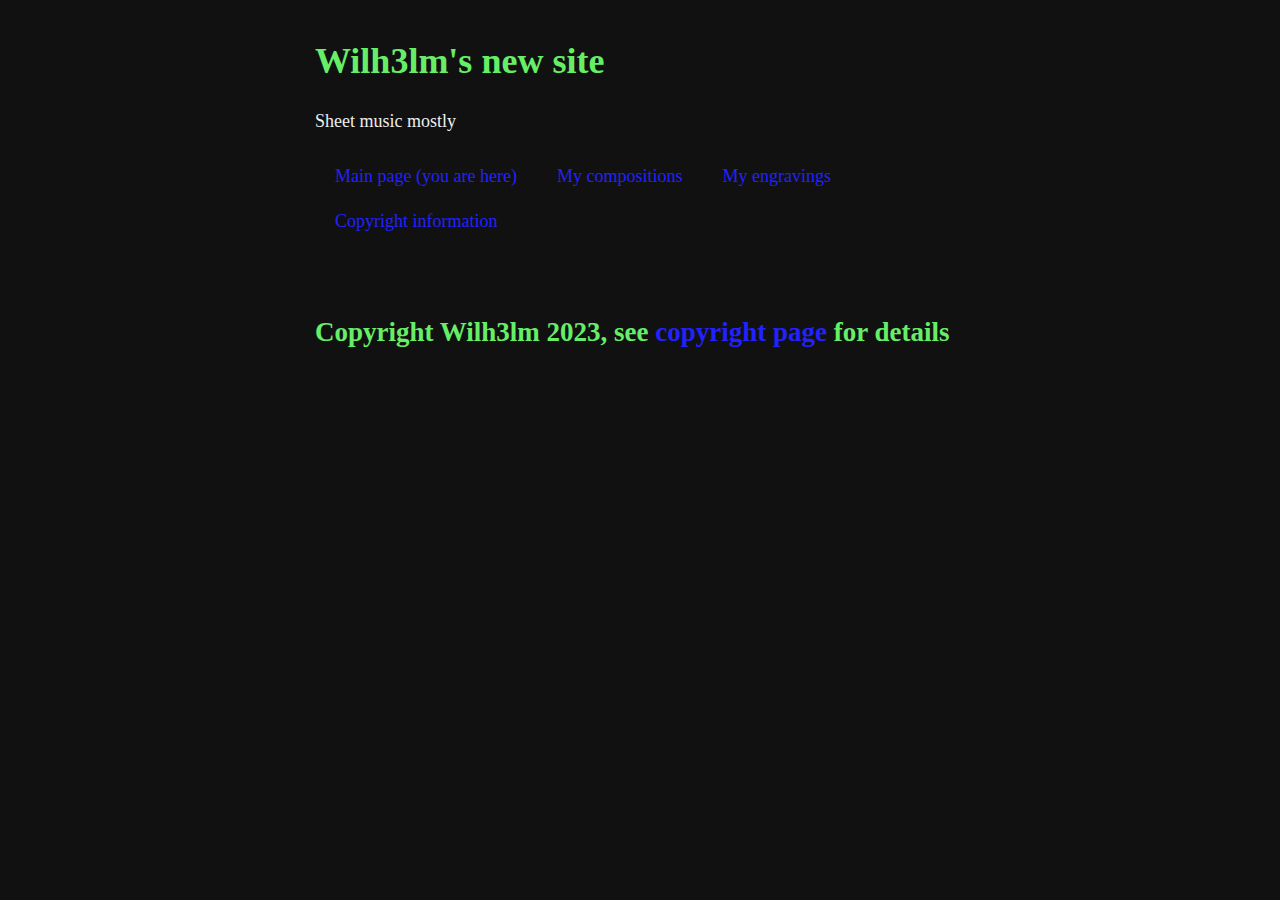
<file: index.html>
<!DOCTYPE html>
<html lang="en">
  <head>
    <title>Wilhelm's compositions</title>
    <meta charset="UTF-8">
    <meta name="viewport" content="width=device-width, initial-scale=1">
    <link rel="stylesheet" type="text/css" href="./main.css">
  </head>
  <body>
    <div class="header">
      <h1>Wilh3lm's new site</h1>
      <p>Sheet music mostly</p>
    </div>
    <div class="navbar">
      <a href="./index.html">Main page (you are here)</a>
      <a href="./compositions.html">My compositions</a>
      <a href="./engravings.html">My engravings</a>
      <a href="./copyright.html">Copyright information</a>
      <!-- <a href="#" class="right">Link</a> -->
    </div>
    <span class="break"></span>
    <!-- OTHER STUFF GOES HERE -->
    <div class="footer">
      <h2>Copyright Wilh3lm 2023, see <a href="./copyright.html">copyright page</a> for details</h2>
    </div>
  </body>
</html>
</file>
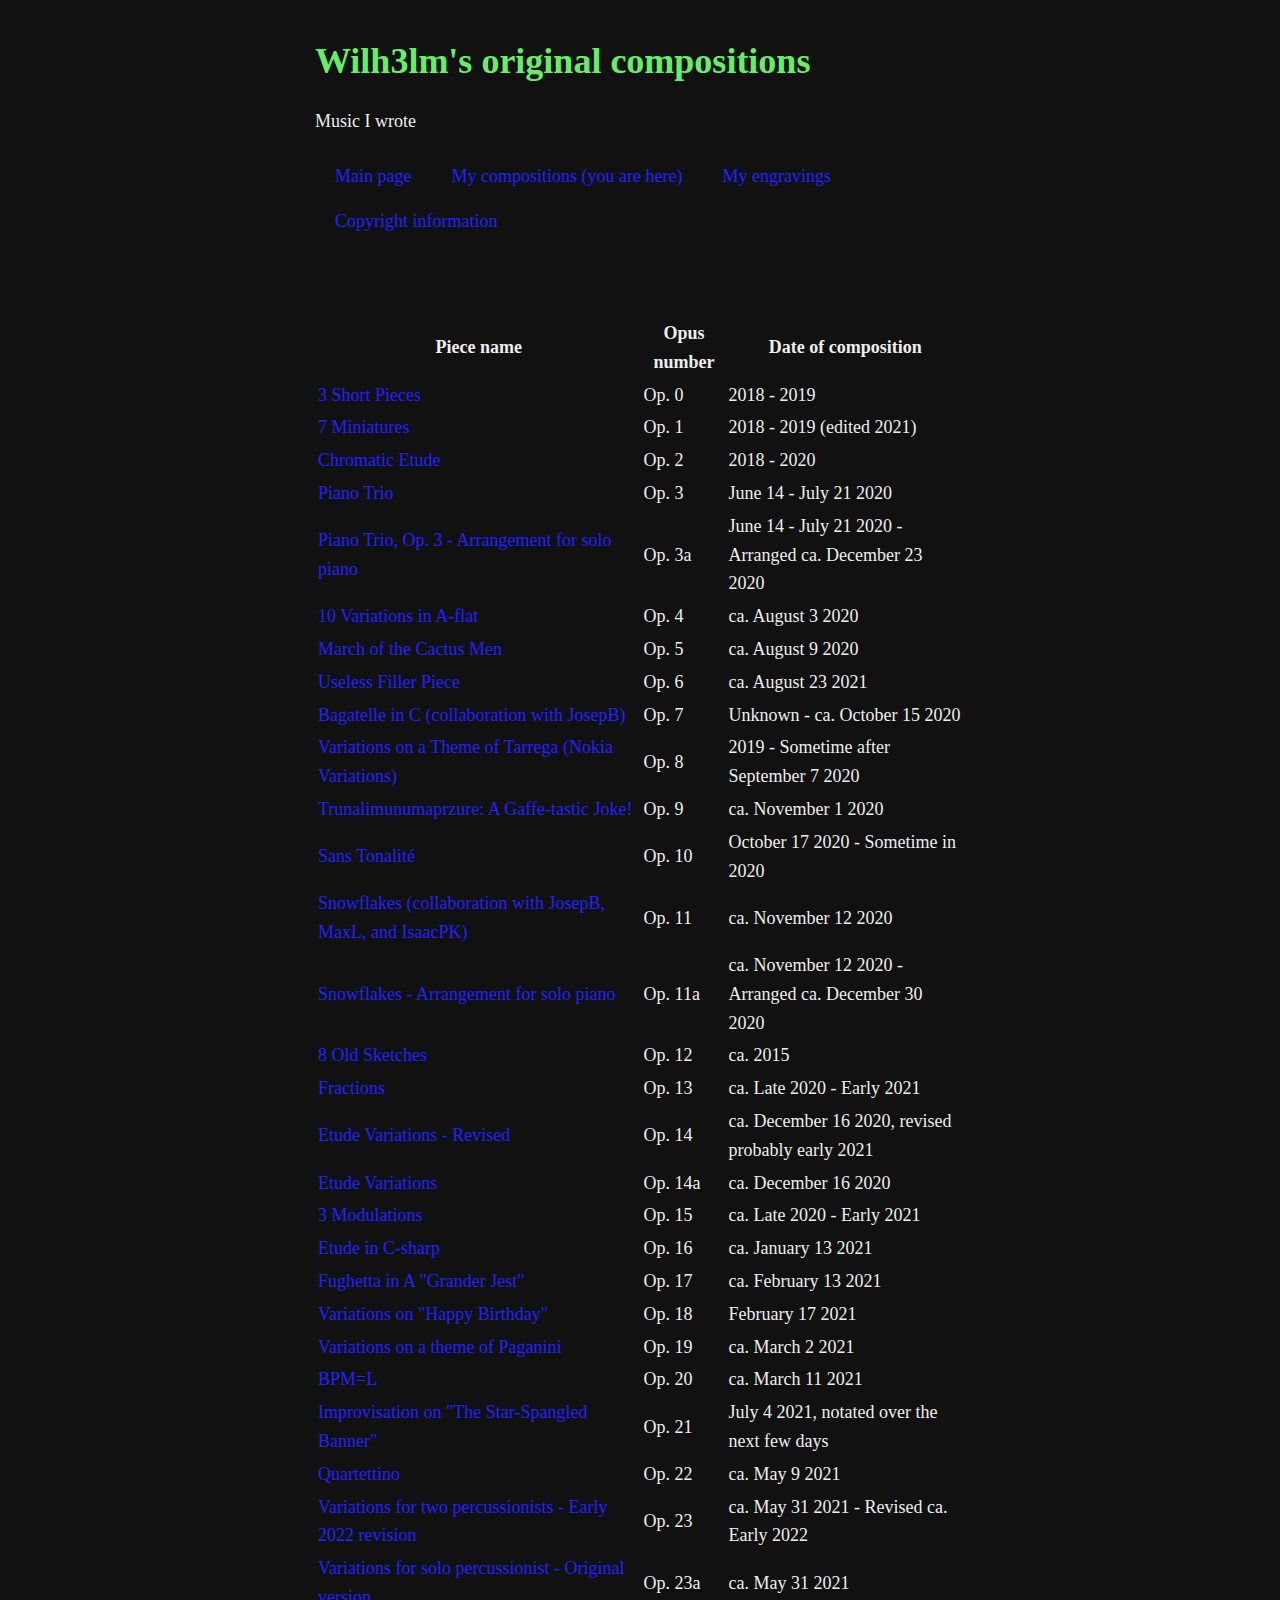
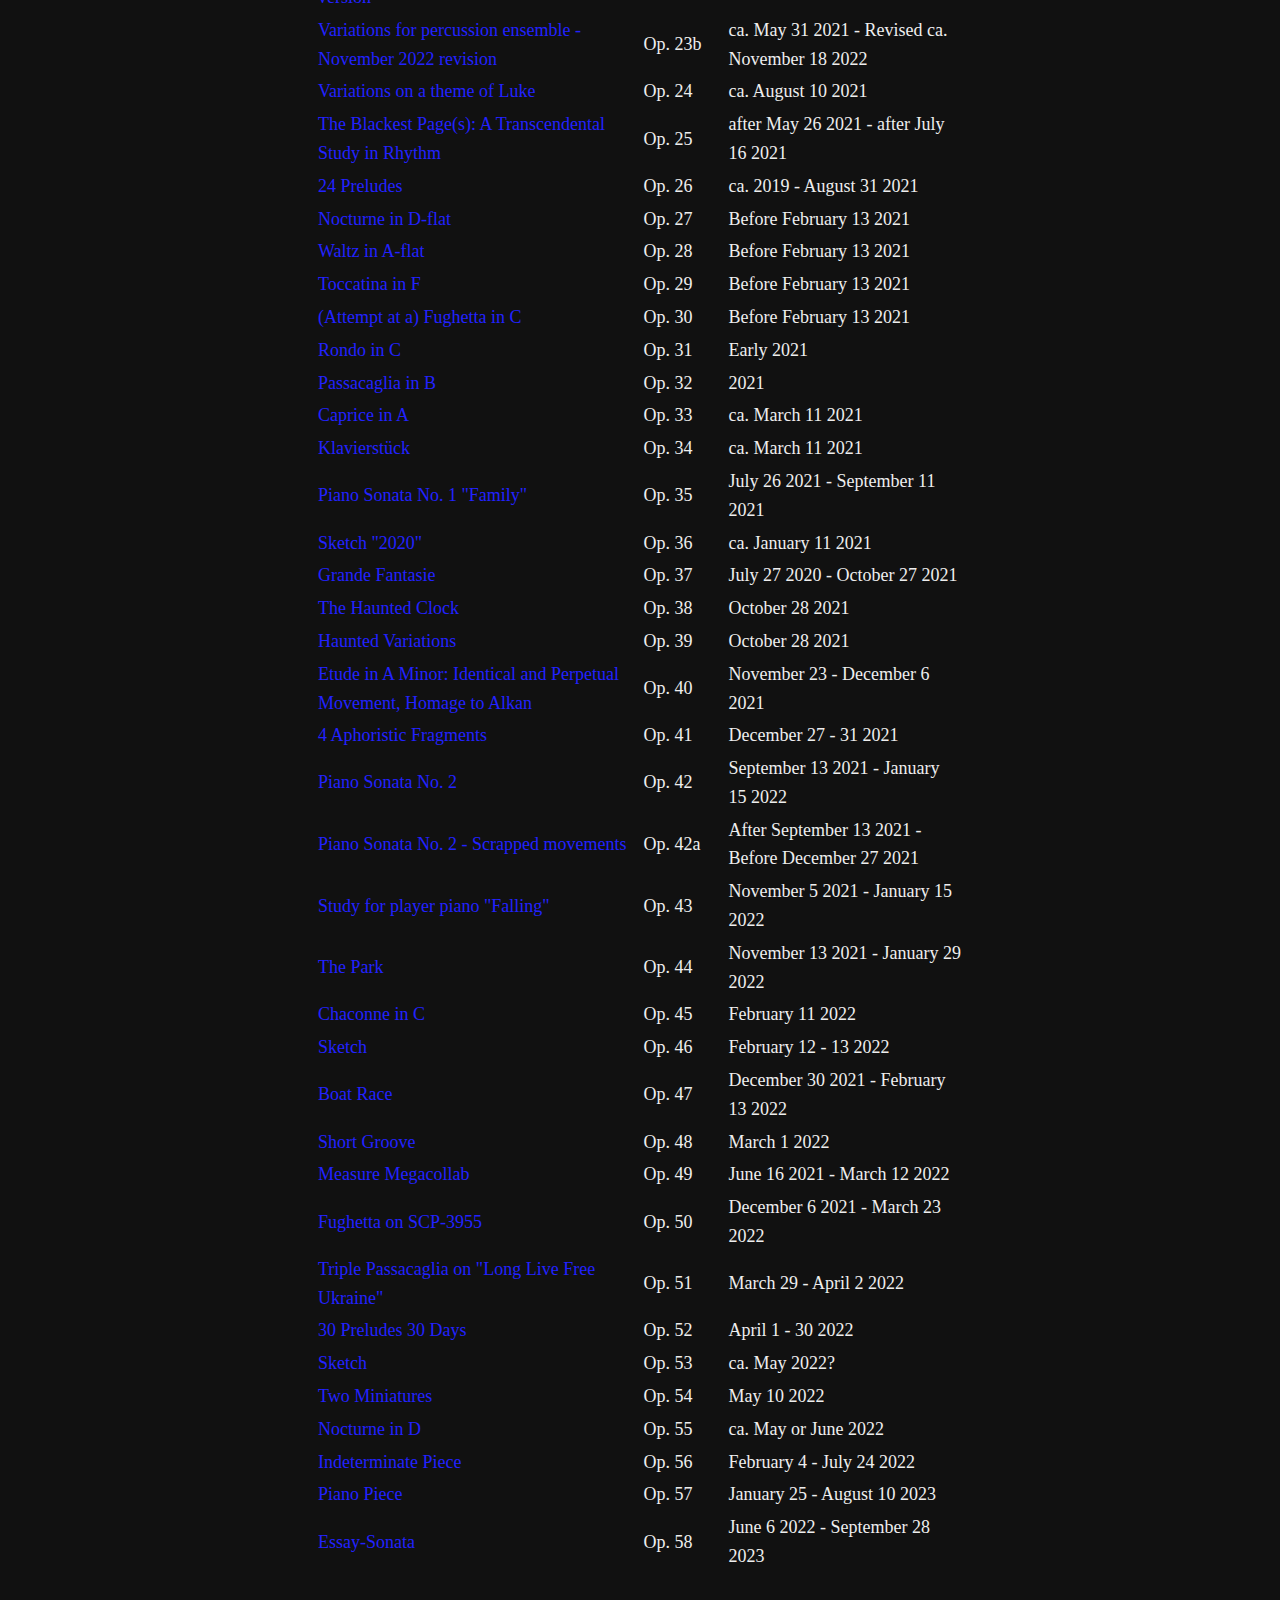
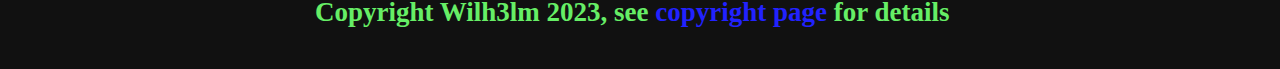
<file: compositions.html>
﻿<!DOCTYPE html>
<html lang="en">
  <head>
    <title>Wilhelm von Hindenburger's new site</title>
    <meta charset="UTF-8">
    <meta name="viewport" content="width=device-width, initial-scale=1">
    <link rel="stylesheet" type="text/css" href="./main.css">
  </head>
  <body>
    <div class="header">
      <h1>Wilh3lm's original compositions</h1>
      <p>Music I wrote</p>
    </div>
    <div class="navbar">
      <a href="./index.html">Main page</a>
      <a href="./compositions.html">My compositions (you are here)</a>
      <a href="./engravings.html">My engravings</a>
      <a href="./copyright.html">Copyright information</a>
      <!-- <a href="#" class="right">Link</a> -->
    </div>
    <span class="break"></span>
    <table>
      <tr>
        <th>Piece name</th> <!-- Include link to page on the individual piece -->
        <th>Opus number</th>
        <th>Date of composition</th>
      </tr>
      <tr>
        <td><a href="./composition/0.html">3 Short Pieces</a></td>
        <td>Op. 0</td>
        <td>2018 - 2019</td>
      </tr>
      <tr>
        <td><a href="./composition/1.html">7 Miniatures</a></td>
        <td>Op. 1</td>
        <td>2018 - 2019 (edited 2021)</td>
      </tr>
      <tr>
        <td><a href="#">Chromatic Etude</a></td>
        <td>Op. 2</td>
        <td>2018 - 2020</td>
      </tr>
      <tr>
        <td><a href="#">Piano Trio</a></td>
        <td>Op. 3</td>
        <td>June 14 - July 21 2020</td>
      </tr>
      <tr>
        <td><a href="#">Piano Trio, Op. 3 - Arrangement for solo piano</a></td>
        <td>Op. 3a</td>
        <td>June 14 - July 21 2020 - Arranged ca. December 23 2020</td>
      </tr>
      <tr>
        <td><a href="#">10 Variations in A-flat</a></td>
        <td>Op. 4</td>
        <td>ca. August 3 2020</td>
      </tr>
      <tr>
        <td><a href="#">March of the Cactus Men</a></td>
        <td>Op. 5</td>
        <td>ca. August 9 2020</td>
      </tr>
      <tr>
        <td><a href="#">Useless Filler Piece</a></td>
        <td>Op. 6</td>
        <td>ca. August 23 2021</td>
      </tr>
      <tr>
        <td><a href="#">Bagatelle in C (collaboration with JosepB)</a></td>
        <td>Op. 7</td>
        <td>Unknown - ca. October 15 2020</td>
      </tr>
      <tr>
        <td><a href="#">Variations on a Theme of Tarrega (Nokia Variations)</a></td>
        <td>Op. 8</td>
        <td>2019 - Sometime after September 7 2020</td>
      </tr>
      <tr>
        <td><a href="#">Trunalimunumaprzure: A Gaffe-tastic Joke!</a></td>
        <td>Op. 9</td>
        <td>ca. November 1 2020</td>
      </tr>
      <tr>
        <td><a href="#">Sans Tonalité</a></td>
        <td>Op. 10</td>
        <td>October 17 2020 - Sometime in 2020</td>
      </tr>
      <tr>
        <td><a href="#">Snowflakes (collaboration with JosepB, MaxL, and IsaacPK)</a></td>
        <td>Op. 11</td>
        <td>ca. November 12 2020</td>
      </tr>
      <tr>
        <td><a href="#">Snowflakes - Arrangement for solo piano</a></td>
        <td>Op. 11a</td>
        <td>ca. November 12 2020 - Arranged ca. December 30 2020</td>
      </tr>
      <tr>
        <td><a href="#">8 Old Sketches</a></td>
        <td>Op. 12</td>
        <td>ca. 2015</td>
      </tr>
      <tr>
        <td><a href="#">Fractions</a></td>
        <td>Op. 13</td>
        <td>ca. Late 2020 - Early 2021</td>
      </tr>
      <tr>
        <td><a href="#">Etude Variations - Revised</a></td>
        <td>Op. 14</td>
        <td>ca. December 16 2020, revised probably early 2021</td>
      </tr>
      <tr>
        <td><a href="#">Etude Variations</a></td>
        <td>Op. 14a</td>
        <td>ca. December 16 2020</td>
      </tr>
      <tr>
        <td><a href="#">3 Modulations</a></td>
        <td>Op. 15</td>
        <td>ca. Late 2020 - Early 2021</td>
      </tr>
      <tr>
        <td><a href="#">Etude in C-sharp</a></td>
        <td>Op. 16</td>
        <td>ca. January 13 2021</td>
      </tr>
      <tr>
        <td><a href="#">Fughetta in A "Grander Jest"</a></td>
        <td>Op. 17</td>
        <td>ca. February 13 2021</td>
      </tr>
      <tr>
        <td><a href="#">Variations on "Happy Birthday"</a></td>
        <td>Op. 18</td>
        <td>February 17 2021</td>
      </tr>
      <tr>
        <td><a href="#">Variations on a theme of Paganini</a></td>
        <td>Op. 19</td>
        <td>ca. March 2 2021</td>
      </tr>
      <tr>
        <td><a href="#">BPM=L</a></td>
        <td>Op. 20</td>
        <td>ca. March 11 2021</td>
      </tr>
      <tr>
        <td><a href="#">Improvisation on "The Star-Spangled Banner"</a></td>
        <td>Op. 21</td>
        <td>July 4 2021, notated over the next few days</td>
      </tr>
      <tr>
        <td><a href="#">Quartettino</a></td>
        <td>Op. 22</td>
        <td>ca. May 9 2021</td>
      </tr>
      <tr>
        <td><a href="#">Variations for two percussionists - Early 2022 revision</a></td>
        <td>Op. 23</td>
        <td>ca. May 31 2021 - Revised ca. Early 2022</td>
      </tr>
      <tr>
        <td><a href="#">Variations for solo percussionist - Original version</a></td>
        <td>Op. 23a</td>
        <td>ca. May 31 2021</td>
      </tr>
      <tr>
        <td><a href="#">Variations for percussion ensemble - November 2022 revision</a></td>
        <td>Op. 23b</td>
        <td>ca. May 31 2021 - Revised ca. November 18 2022</td>
      </tr>
      <tr>
        <td><a href="#">Variations on a theme of Luke</a></td>
        <td>Op. 24</td>
        <td>ca. August 10 2021</td>
      </tr>
      <tr>
        <td><a href="#">The Blackest Page(s): A Transcendental Study in Rhythm</a></td>
        <td>Op. 25</td>
        <td>after May 26 2021 - after July 16 2021</td>
      </tr>
      <tr>
        <td><a href="#">24 Preludes</a></td>
        <td>Op. 26</td>
        <td>ca. 2019 - August 31 2021</td>
      </tr>
      <tr>
        <td><a href="#">Nocturne in D-flat</a></td>
        <td>Op. 27</td>
        <td>Before February 13 2021</td>
      </tr>
      <tr>
        <td><a href="#">Waltz in A-flat</a></td>
        <td>Op. 28</td>
        <td>Before February 13 2021</td>
      </tr>
      <tr>
        <td><a href="#">Toccatina in F</a></td>
        <td>Op. 29</td>
        <td>Before February 13 2021</td>
      </tr>
      <tr>
        <td><a href="#">(Attempt at a) Fughetta in C</a></td>
        <td>Op. 30</td>
        <td>Before February 13 2021</td>
      </tr>
      <tr>
        <td><a href="#">Rondo in C</a></td>
        <td>Op. 31</td>
        <td>Early 2021</td>
      </tr>
      <tr>
        <td><a href="#">Passacaglia in B</a></td>
        <td>Op. 32</td>
        <td>2021</td>
      </tr>
      <tr>
        <td><a href="#">Caprice in A</a></td>
        <td>Op. 33</td>
        <td>ca. March 11 2021</td>
      </tr>
      <tr>
        <td><a href="#">Klavierstück</a></td>
        <td>Op. 34</td>
        <td>ca. March 11 2021</td>
      </tr>
      <tr>
        <td><a href="#">Piano Sonata No. 1 "Family"</a></td>
        <td>Op. 35</td>
        <td>July 26 2021 - September 11 2021</td>
      </tr>
      <tr>
        <td><a href="#">Sketch "2020"</a></td>
        <td>Op. 36</td>
        <td>ca. January 11 2021</td>
      </tr>
      <tr>
        <td><a href="#">Grande Fantasie</a></td>
        <td>Op. 37</td>
        <td>July 27 2020 - October 27 2021</td>
      </tr>
      <tr>
        <td><a href="#">The Haunted Clock</a></td>
        <td>Op. 38</td>
        <td>October 28 2021</td>
      </tr>
      <tr>
        <td><a href="#">Haunted Variations</a></td>
        <td>Op. 39</td>
        <td>October 28 2021</td>
      </tr>
      <tr>
        <td><a href="#">Etude in A Minor: Identical and Perpetual Movement, Homage to Alkan</a></td>
        <td>Op. 40</td>
        <td>November 23 - December 6 2021</td>
      </tr>
      <tr>
        <td><a href="#">4 Aphoristic Fragments</a></td>
        <td>Op. 41</td>
        <td>December 27 - 31 2021</td>
      </tr>
      <tr>
        <td><a href="#">Piano Sonata No. 2</a></td>
        <td>Op. 42</td>
        <td>September 13 2021 - January 15 2022</td>
      </tr>
      <tr>
        <td><a href="#">Piano Sonata No. 2 - Scrapped movements</a></td>
        <td>Op. 42a</td>
        <td>After September 13 2021 - Before December 27 2021</td>
      </tr>
      <tr>
        <td><a href="#">Study for player piano "Falling"</a></td>
        <td>Op. 43</td>
        <td>November 5 2021 - January 15 2022</td>
      </tr>
      <tr>
        <td><a href="#">The Park</a></td>
        <td>Op. 44</td>
        <td>November 13 2021 - January 29 2022</td>
      </tr>
      <tr>
        <td><a href="#">Chaconne in C</a></td>
        <td>Op. 45</td>
        <td>February 11 2022</td>
      </tr>
      <tr>
        <td><a href="#">Sketch</a></td>
        <td>Op. 46</td>
        <td>February 12 - 13 2022</td>
      </tr>
      <tr>
        <td><a href="#">Boat Race</a></td>
        <td>Op. 47</td>
        <td>December 30 2021 - February 13 2022</td>
      </tr>
      <tr>
        <td><a href="#">Short Groove</a></td>
        <td>Op. 48</td>
        <td>March 1 2022</td>
      </tr>
      <tr>
        <td><a href="#">Measure Megacollab</a></td>
        <td>Op. 49</td>
        <td>June 16 2021 - March 12 2022</td>
      </tr>
      <tr>
        <td><a href="#">Fughetta on SCP-3955</a></td>
        <td>Op. 50</td>
        <td>December 6 2021 - March 23 2022</td>
      </tr>
      <tr>
        <td><a href="#">Triple Passacaglia on "Long Live Free Ukraine"</a></td>
        <td>Op. 51</td>
        <td>March 29 - April 2 2022</td>
      </tr>
      <tr>
        <td><a href="#">30 Preludes 30 Days</a></td>
        <td>Op. 52</td>
        <td>April 1 - 30 2022</td>
      </tr>
      <tr>
        <td><a href="#">Sketch</a></td>
        <td>Op. 53</td>
        <td>ca. May 2022?</td>
      </tr>
      <tr>
        <td><a href="#">Two Miniatures</a></td>
        <td>Op. 54</td>
        <td>May 10 2022</td>
      </tr>
      <tr>
        <td><a href="#">Nocturne in D</a></td>
        <td>Op. 55</td>
        <td>ca. May or June 2022</td>
      </tr>
      <tr>
        <td><a href="#">Indeterminate Piece</a></td>
        <td>Op. 56</td>
        <td>February 4 - July 24 2022</td>
      </tr>
      <tr>
        <td><a href="#">Piano Piece</a></td>
        <td>Op. 57</td>
        <td>January 25 - August 10 2023</td>
      </tr>
      <tr>
        <td><a href="#">Essay-Sonata</a></td>
        <td>Op. 58</td>
        <td>June 6 2022 - September 28 2023</td>
      </tr>
    </table>
    <div class="footer">
      <h2>Copyright Wilh3lm 2023, see <a href="./copyright.html">copyright page</a> for details</h2>
    </div>
  </body>
</html>
</file>
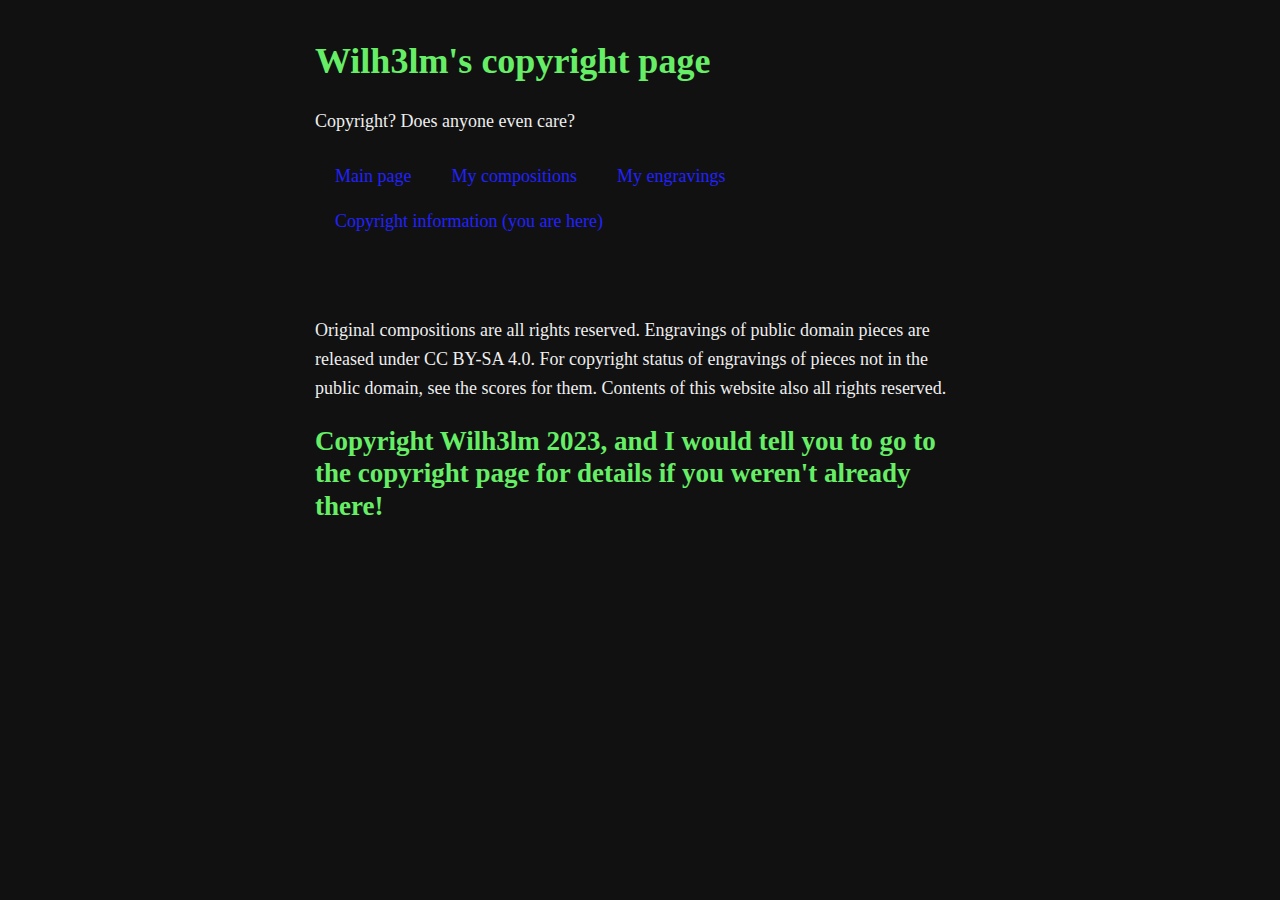
<file: copyright.html>
<!DOCTYPE html>
<html lang="en">
  <head>
    <title>Wilhelm von Hindenburger's new site</title>
    <meta charset="UTF-8">
    <meta name="viewport" content="width=device-width, initial-scale=1">
    <link rel="stylesheet" type="text/css" href="./main.css">
  </head>
  <body>
    <div class="header">
      <h1>Wilh3lm's copyright page</h1>
      <p>Copyright? Does anyone even care?</p>
    </div>
    <div class="navbar">
      <a href="./index.html">Main page</a>
      <a href="./compositions.html">My compositions</a>
      <a href="./engravings.html">My engravings</a>
      <a href="./copyright.html">Copyright information (you are here)</a>
      <!-- <a href="#" class="right">Link</a> -->
    </div>
    <span class="break"></span>
    <p>Original compositions are all rights reserved.
    Engravings of public domain pieces are released under CC BY-SA 4.0.
    For copyright status of engravings of pieces not in the public domain, see the scores for them.
    Contents of this website also all rights reserved.</p>
    <div class="footer">
      <h2>Copyright Wilh3lm 2023, and I would tell you to go to the copyright page for details if you weren't already there!</h2>
    </div>
  </body>
</html>
</file>
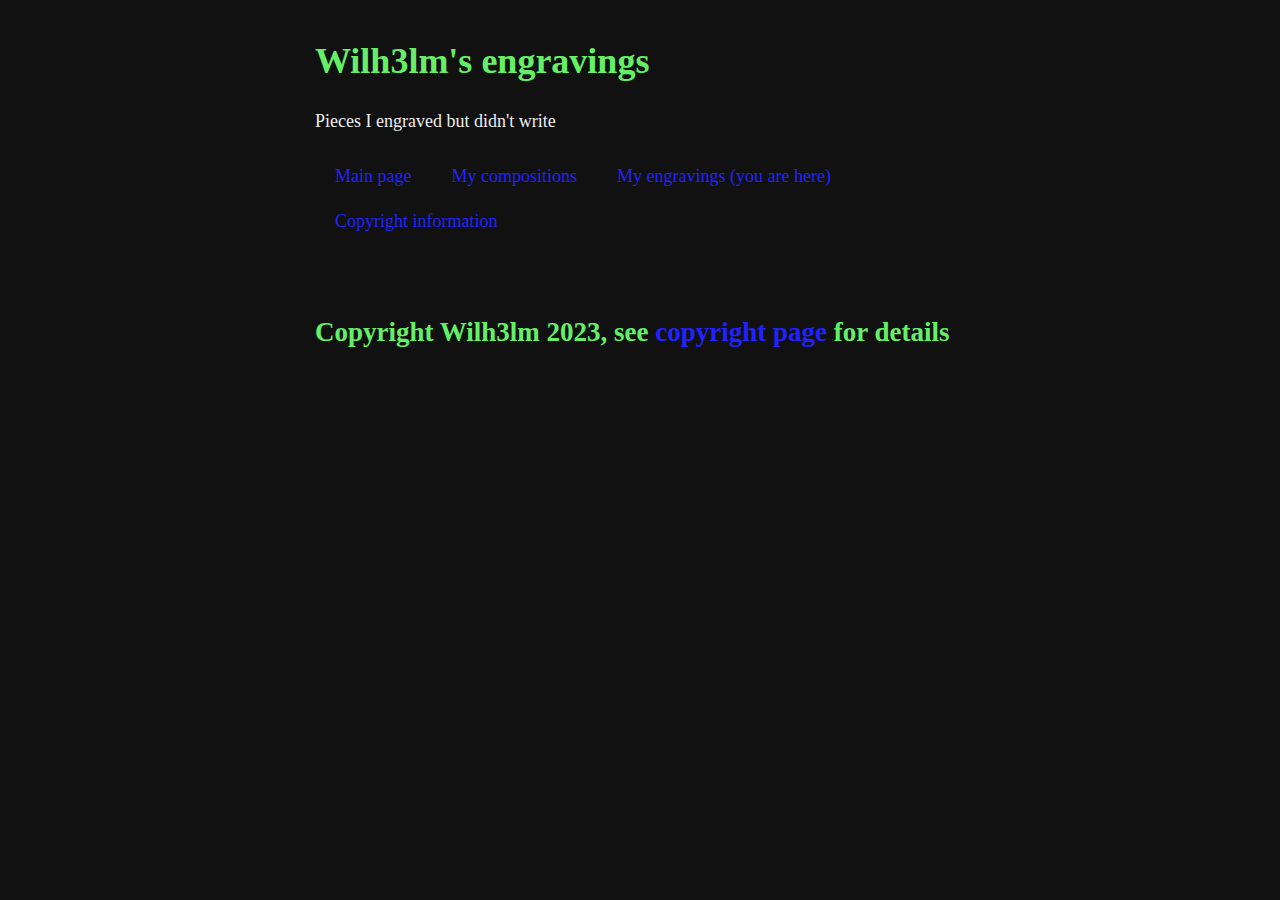
<file: engravings.html>
<!DOCTYPE html>
<html lang="en">
  <head>
    <title>Wilhelm von Hindenburger's new site</title>
    <meta charset="UTF-8">
    <meta name="viewport" content="width=device-width, initial-scale=1">
    <link rel="stylesheet" type="text/css" href="./main.css">
  </head>
  <body>
    <div class="header">
      <h1>Wilh3lm's engravings</h1>
      <p>Pieces I engraved but didn't write</p>
    </div>
    <div class="navbar">
      <a href="./index.html">Main page</a>
      <a href="./compositions.html">My compositions</a>
      <a href="./engravings.html">My engravings (you are here)</a>
      <a href="./copyright.html">Copyright information</a>
      <!-- <a href="#" class="right">Link</a> -->
    </div>
    <span class="break"></span>
    <!-- OTHER STUFF GOES HERE -->
    <div class="footer">
      <h2>Copyright Wilh3lm 2023, see <a href="./copyright.html">copyright page</a> for details</h2>
    </div>
  </body>
</html>
</file>
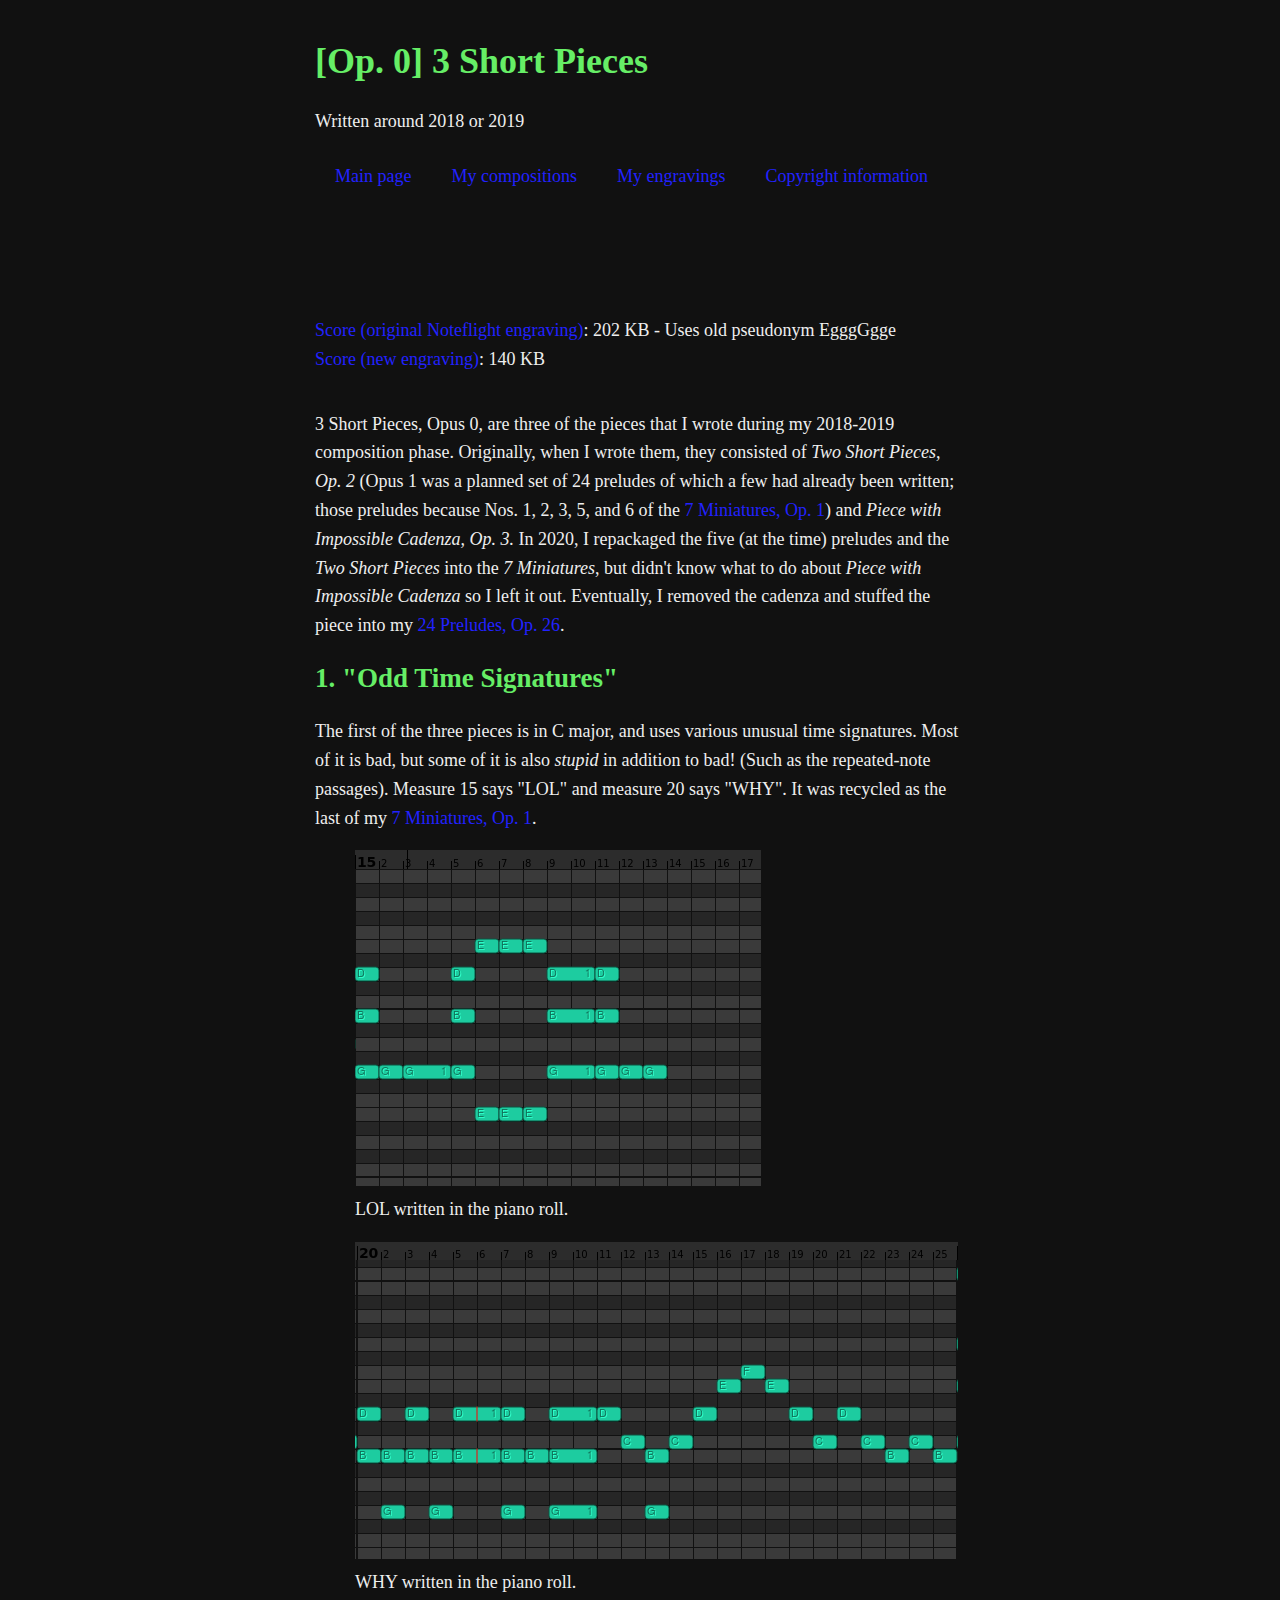
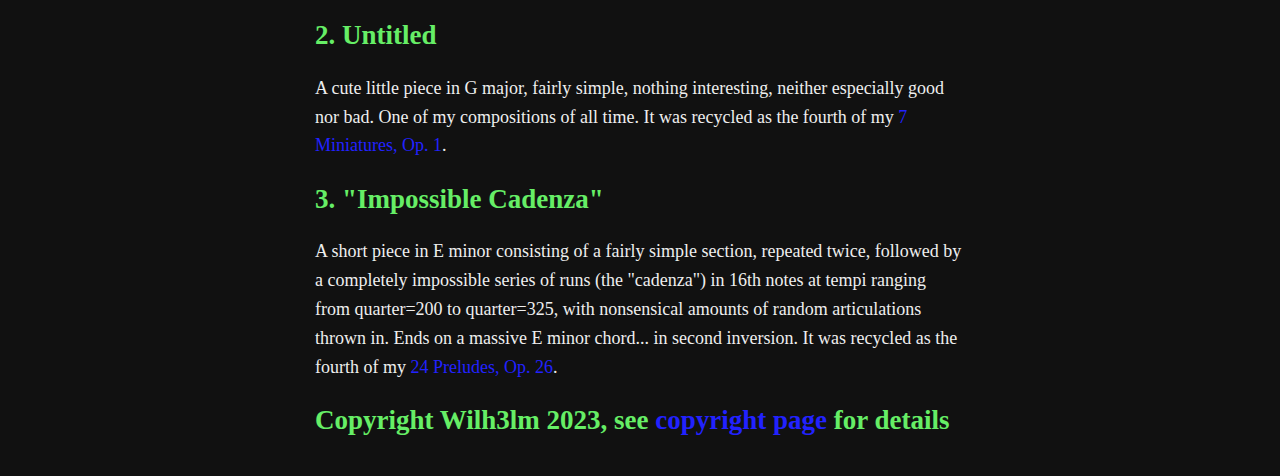
<file: composition/0.html>
<!DOCTYPE html>
<html lang="en">
  <head>
    <title>Wilhelm's Opus 0</title>
    <meta charset="UTF-8">
    <meta name="viewport" content="width=device-width, initial-scale=1">
    <link rel="stylesheet" type="text/css" href="../main.css">
  </head>
  <body>
    <div class="header">
      <h1>[Op. 0] 3 Short Pieces</h1>
      <p>Written around 2018 or 2019</p>
    </div>
    <div class="navbar">
      <a href="../index.html">Main page</a>
      <a href="../compositions.html">My compositions</a>
      <a href="../engravings.html">My engravings</a>
      <a href="../copyright.html">Copyright information</a>
      <!-- <a href="#" class="right">Link</a> -->
    </div>
    <!-- scores -->
    <div class="scores">
      <a href="../scores/0-noteflight.pdf">Score (original Noteflight engraving)</a>: 202 KB - Uses old pseudonym EgggGgge
      <br>
      <a href="../scores/0-new-engraving.pdf">Score (new engraving)</a>: 140 KB
    </div>
    <!-- OTHER STUFF GOES HERE -->
    3 Short Pieces, Opus 0, are three of the pieces that I wrote during my 2018-2019 composition phase. Originally, when I wrote them, they consisted of <em>Two Short Pieces, Op. 2</em> (Opus 1 was a planned set of 24 preludes of which a few had already been written; those preludes because Nos. 1, 2, 3, 5, and 6 of the <a href="./1.html">7 Miniatures, Op. 1</a>) and <em>Piece with Impossible Cadenza, Op. 3.</em> In 2020, I repackaged the five (at the time) preludes and the <em>Two Short Pieces</em> into the <em>7 Miniatures</em>, but didn't know what to do about <em>Piece with Impossible Cadenza</em> so I left it out. Eventually, I removed the cadenza and stuffed the piece into my <a href="#">24 Preludes, Op. 26</a>.
    <h2>1. "Odd Time Signatures"</h2>
    The first of the three pieces is in C major, and uses various unusual time signatures. Most of it is bad, but some of it is also <em>stupid</em> in addition to bad! (Such as the repeated-note passages). Measure 15 says "LOL" and measure 20 says "WHY". It was recycled as the last of my <a href="./1.html">7 Miniatures, Op. 1</a>.
    <figure>
      <img src="../assets/Op0-No1-LOL.png" alt="LOL written in the piano roll of this piece.">
      <figcaption>LOL written in the piano roll.</figcaption>
    </figure>
    <figure>
      <img src="../assets/Op0-No1-WHY.png" alt="WHY written in the piano roll of this piece.">
      <figcaption>WHY written in the piano roll.</figcaption>
    </figure>
    <h2>2. Untitled</h2>
    A cute little piece in G major, fairly simple, nothing interesting, neither especially good nor bad. One of my compositions of all time. It was recycled as the fourth of my <a href="./1.html">7 Miniatures, Op. 1</a>.
    <h2>3. "Impossible Cadenza"</h2>
    A short piece in E minor consisting of a fairly simple section, repeated twice, followed by a completely impossible series of runs (the "cadenza") in 16th notes at tempi ranging from quarter=200 to quarter=325, with nonsensical amounts of random articulations thrown in. Ends on a massive E minor chord... in second inversion. It was recycled as the fourth of my <a href="#">24 Preludes, Op. 26</a>.
    <div class="footer">
      <h2>Copyright Wilh3lm 2023, see <a href="../copyright.html">copyright page</a> for details</h2>
    </div>
  </body>
</html>
</file>
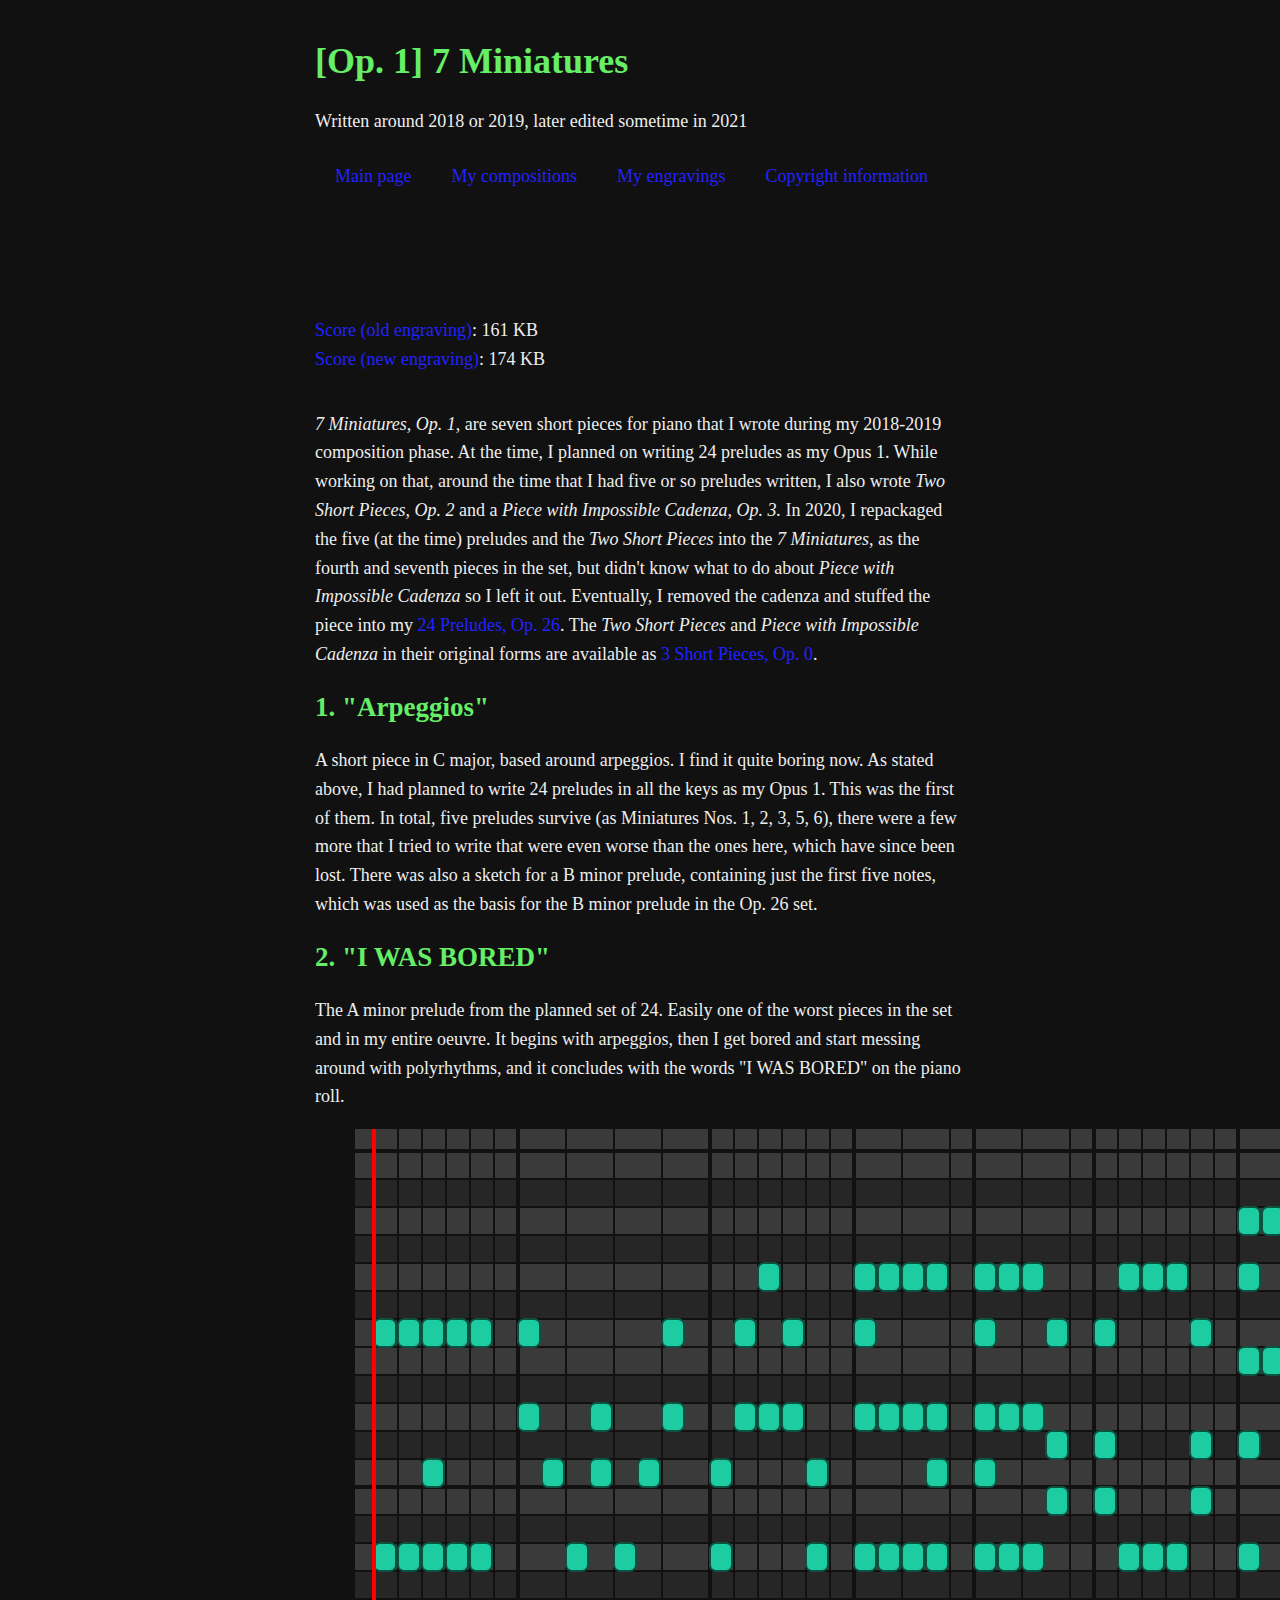
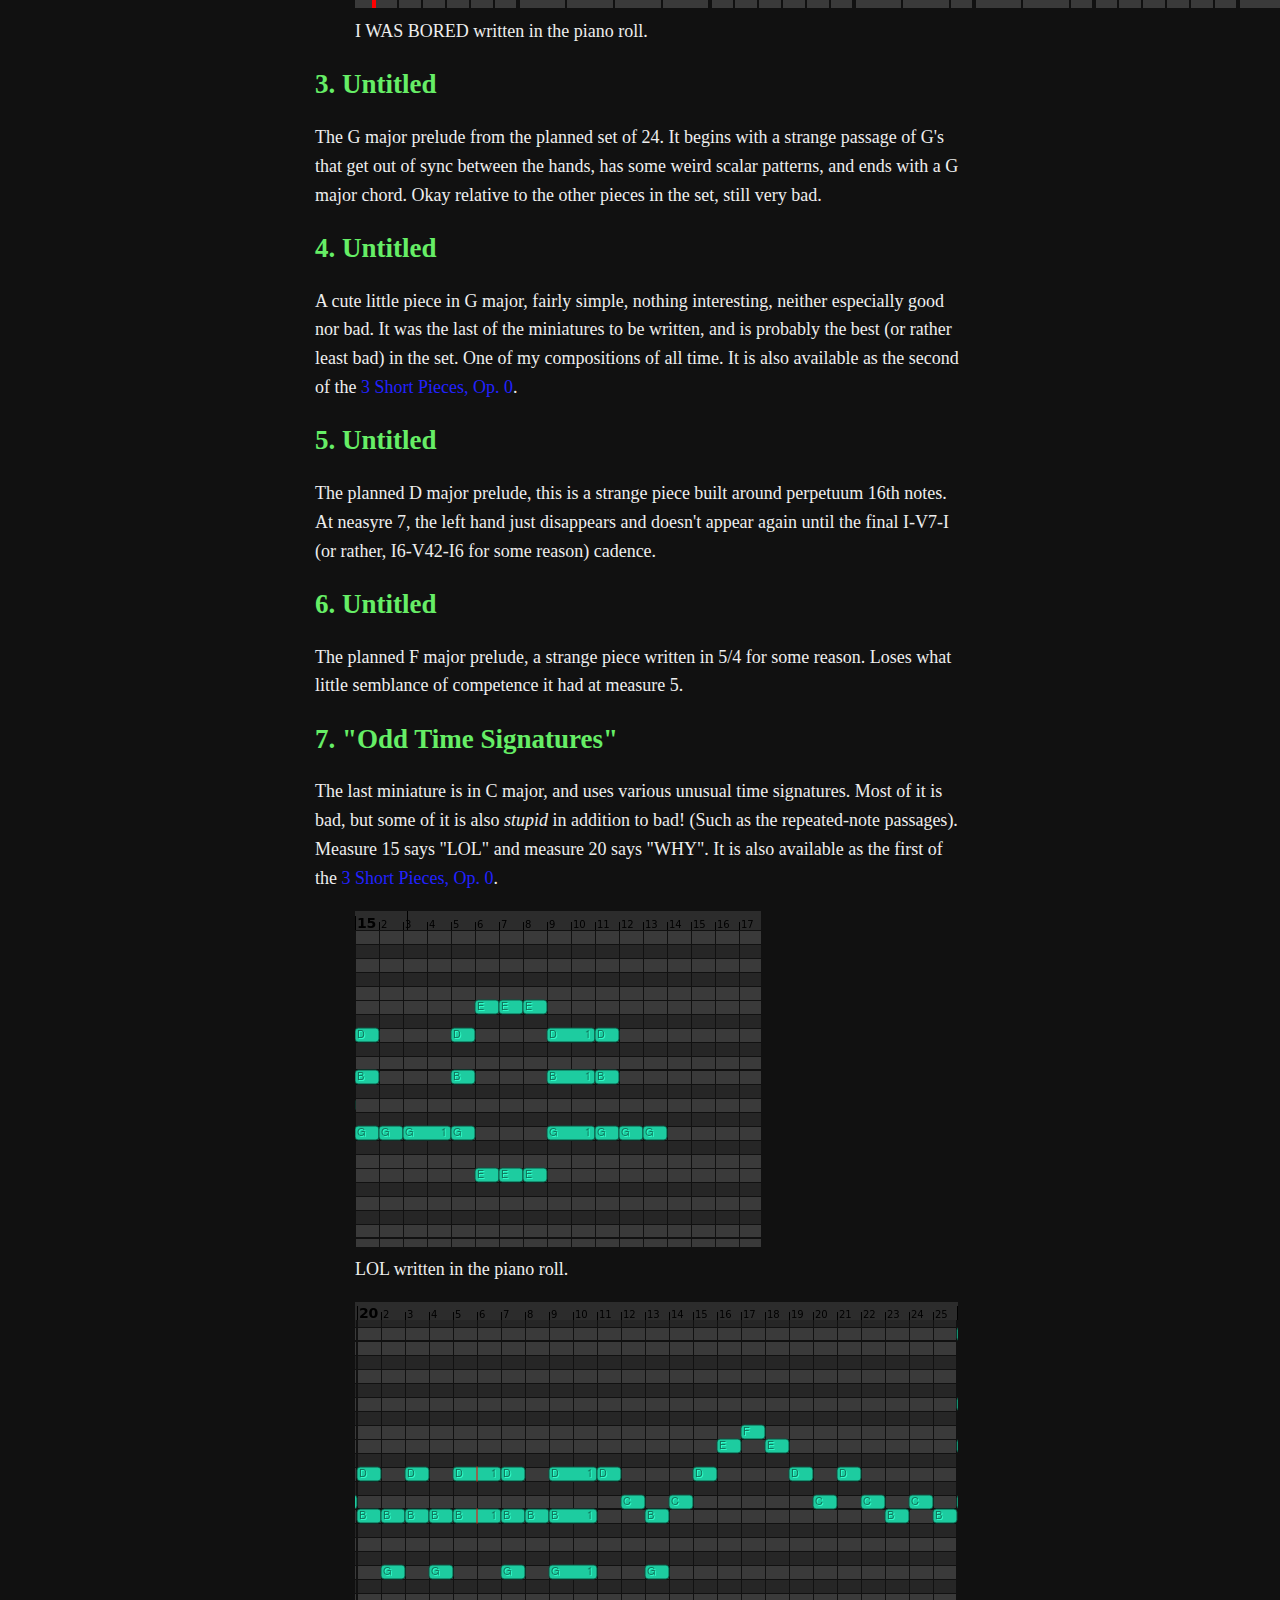
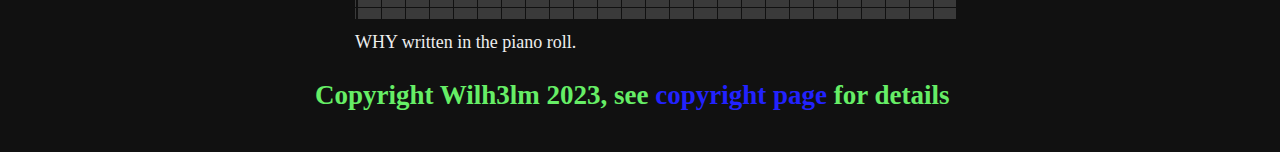
<file: composition/1.html>
<!DOCTYPE html>
<html lang="en">
  <head>
    <title>Wilhelm's Opus 1</title>
    <meta charset="UTF-8">
    <meta name="viewport" content="width=device-width, initial-scale=1">
    <link rel="stylesheet" type="text/css" href="../main.css">
  </head>
  <body>
    <div class="header">
      <h1>[Op. 1] 7 Miniatures</h1>
      <p>Written around 2018 or 2019, later edited sometime in 2021</p>
    </div>
    <div class="navbar">
      <a href="../index.html">Main page</a>
      <a href="../compositions.html">My compositions</a>
      <a href="../engravings.html">My engravings</a>
      <a href="../copyright.html">Copyright information</a>
      <!-- <a href="#" class="right">Link</a> -->
    </div>
    <!-- scores -->
    <div class="scores">
      <a href="../scores/1-old-engraving.pdf">Score (old engraving)</a>: 161 KB
      <br>
      <a href="../scores/1-new-engraving.pdf">Score (new engraving)</a>: 174 KB
    </div>
    <!-- OTHER STUFF GOES HERE -->
    <em>7 Miniatures, Op. 1</em>, are seven short pieces for piano that I wrote during my 2018-2019 composition phase. At the time, I planned on writing 24 preludes as my Opus 1. While working on that, around the time that I had five or so preludes written, I also wrote <em>Two Short Pieces, Op. 2</em> and a <em>Piece with Impossible Cadenza, Op. 3.</em> In 2020, I repackaged the five (at the time) preludes and the <em>Two Short Pieces</em> into the <em>7 Miniatures</em>, as the fourth and seventh pieces in the set, but didn't know what to do about <em>Piece with Impossible Cadenza</em> so I left it out. Eventually, I removed the cadenza and stuffed the piece into my <a href="#">24 Preludes, Op. 26</a>. The <em>Two Short Pieces</em> and <em>Piece with Impossible Cadenza</em> in their original forms are available as <a href="./0.html">3 Short Pieces, Op. 0</a>.
    <h2>1. "Arpeggios"</h2>
    A short piece in C major, based around arpeggios. I find it quite boring now. As stated above, I had planned to write 24 preludes in all the keys as my Opus 1. This was the first of them. In total, five preludes survive (as Miniatures Nos. 1, 2, 3, 5, 6), there were a few more that I tried to write that were even worse than the ones here, which have since been lost. There was also a sketch for a B minor prelude, containing just the first five notes, which was used as the basis for the B minor prelude in the Op. 26 set.
    <h2>2. "I WAS BORED"</h2>
    The A minor prelude from the planned set of 24. Easily one of the worst pieces in the set and in my entire oeuvre. It begins with arpeggios, then I get bored and start messing around with polyrhythms, and it concludes with the words "I WAS BORED" on the piano roll.
    <figure>
      <img src="../assets/Op1-No2-IWASBORED.png" alt="I WAS BORED written in the piano roll of this piece">
      <figcaption>I WAS BORED written in the piano roll.</figcaption>
    </figure>
    <h2>3. Untitled</h2>
    The G major prelude from the planned set of 24. It begins with a strange passage of G's that get out of sync between the hands, has some weird scalar patterns, and ends with a G major chord. Okay relative to the other pieces in the set, still very bad.
    <h2>4. Untitled</h2>
    A cute little piece in G major, fairly simple, nothing interesting, neither especially good nor bad. It was the last of the miniatures to be written, and is probably the best (or rather least bad) in the set. One of my compositions of all time. It is also available as the second of the <a href="./0.html">3 Short Pieces, Op. 0</a>.
    <h2>5. Untitled</h2>
    The planned D major prelude, this is a strange piece built around perpetuum 16th notes. At neasyre 7, the left hand just disappears and doesn't appear again until the final I-V7-I (or rather, I6-V42-I6 for some reason) cadence.
    <h2>6. Untitled</h2>
    The planned F major prelude, a strange piece written in 5/4 for some reason. Loses what little semblance of competence it had at measure 5.
    <h2>7. "Odd Time Signatures"</h2>
    The last miniature is in C major, and uses various unusual time signatures. Most of it is bad, but some of it is also <em>stupid</em> in addition to bad! (Such as the repeated-note passages). Measure 15 says "LOL" and measure 20 says "WHY". It is also available as the first of the <a href="./0.html">3 Short Pieces, Op. 0</a>.
    <figure>
      <img src="../assets/Op0-No1-LOL.png" alt="LOL written in the piano roll of this piece.">
      <figcaption>LOL written in the piano roll.</figcaption>
    </figure>
    <figure>
      <img src="../assets/Op0-No1-WHY.png" alt="WHY written in the piano roll of this piece.">
      <figcaption>WHY written in the piano roll.</figcaption>
    </figure>
    <div class="footer">
      <h2>Copyright Wilh3lm 2023, see <a href="../copyright.html">copyright page</a> for details</h2>
    </div>
  </body>
</html>
</file>
<file: main.css>
h1,h2,h3{
    line-height:1.2;
    color:#6e6;
}
a{
    text-decoration: none;
}
a:link{
    color:#22f;
}
a:visited{
    color:#88f;
}
body {
    font-family: Open Sans, Roboto;
    margin:40px auto;
    max-width:650px;
    line-height:1.6;
    font-size:18px;
    background-color: #111;
    color:#eee;
    padding:0 10px;
}
/*Large line breaks*/
.break{
  display: block;
  margin-bottom: 10em;
}
/* Space out the scores from the navbar and text */
.scores{
  margin-top: 10em;
  margin-bottom: 2em;
}
/* Style the navigation bar links */
.navbar a {
    float: left; /* Make sure that the links stay side-by-side */
    text-align: center; /* Center the text */
    padding: 8px 20px; /* Add some padding */
    text-decoration: none; /* Remove underline */
}
/* Right-aligned link */
.navbar a.right {
    float: right; /* Float a link to the right */
}
</file>
